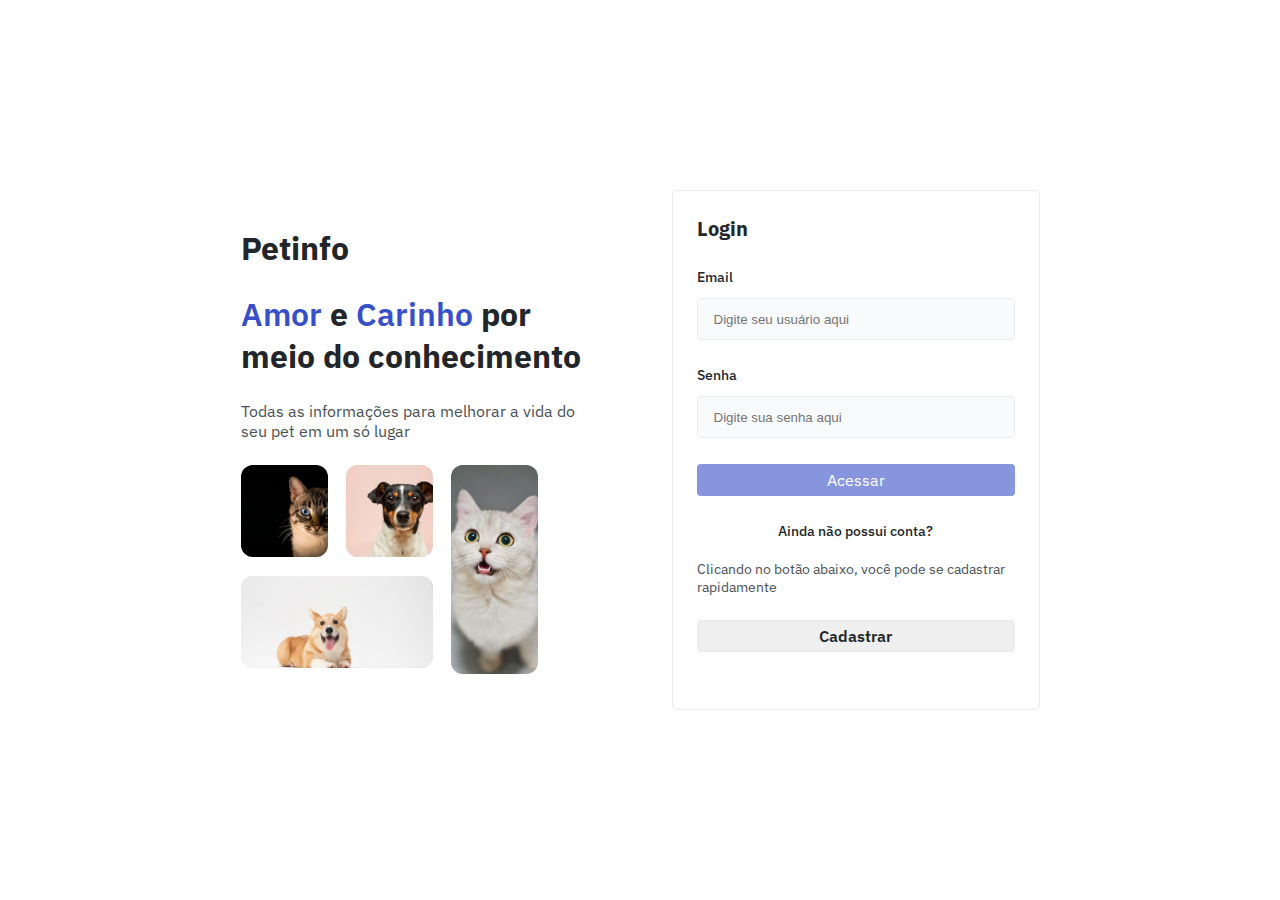
<file: index.html>
<!DOCTYPE html>
<html lang="pt-br">
<head>
    <meta charset="UTF-8">
    <meta http-equiv="X-UA-Compatible" content="IE=edge">
    <meta name="viewport" content="width=device-width, initial-scale=1.0">
    
   <link rel="stylesheet" href="./styles/globalStyles.css">
   <link rel="stylesheet" href="./styles/login.css">
   <link rel="stylesheet" href="./styles/loginAndInputs.css">
   <link rel="stylesheet" href="./styles/buttons.css">
   
    <title>Petinfo - Login</title>
</head>
<body>
    <main>
        <section class="information-pets-login" id="information-page">
            <h1>Petinfo</h1>
            <h2 class="legenda"><span class="title-span">Amor</span> e <span class="title-span">Carinho</span> por meio do conhecimento</h2>
            <span class="sub-legenda">Todas as informações para melhorar a vida do seu pet em um só lugar</span>
            <img class="login-img" src="./assets/img/img-login.svg" alt="pets">
        </section>

        <section class="section-login" id="login">
            <h2>Login</h2>

            <form id="form-login">
                <div class="div-input-user">
                    <label for="usuario">Email</label>
                    <input type="email" name="usuario" id="email" required placeholder="Digite seu usuário aqui">
                </div>
    
                <div class="div-input-user">
                    <label for="senha">Senha</label>
                    <input type="password" name="password" id="password" required placeholder="Digite sua senha aqui">
                    <span class="message-error hidden" id="password-error">Email ou senha incorretos</span>
                </div>
    
                <div class="div-btn-acess">
                    <button id="btn-direct-home" class="btn-acess opacity" type="submit">Acessar</button>
                </div>
            </form>

            <div class="information-page-register">
                <p>Ainda não possui conta?</p>
                <span>Clicando no botão abaixo, você pode se cadastrar rapidamente</span>

                <button class="btn-register"><a class="replace-register" href="./pages/register/register.html">Cadastrar</a></button>
            </div>
        </section>
    </main>
    <script type="module" src="./scripts/login.js"></script>
</body>
</html>

<link rel="stylesheet" href="./index.html">
</file>
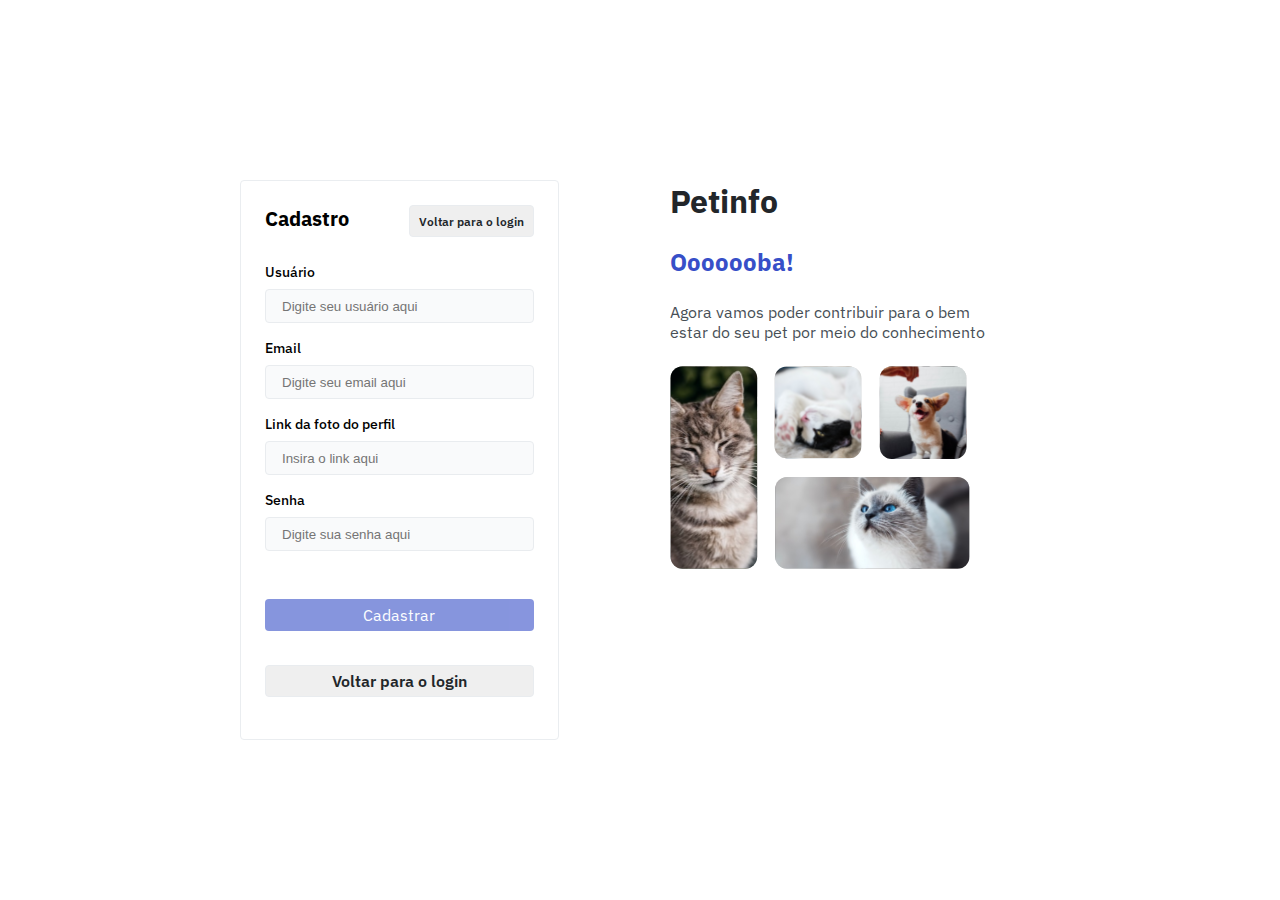
<file: pages/register/register.html>
<!DOCTYPE html>
<html lang="en">
<head>
    <meta charset="UTF-8">
    <meta http-equiv="X-UA-Compatible" content="IE=edge">
    <meta name="viewport" content="width=device-width, initial-scale=1.0">
   
    <link rel="stylesheet" href="../../styles/globalStyles.css">
    <link rel="stylesheet" href="../../styles/buttons.css">
    <link rel="stylesheet" href="../register/styleRegister/register.css">
    <link rel="stylesheet" href="../register/styleRegister/layoutRegister.css">
    <link rel="stylesheet" href="../register/styleRegister/toastRegister.css">
   
    <title>Document</title>
</head>
<body>
    <main>
        <section class="register-section" id="section-form">
            <div class="div-user-register">
                <h2>Cadastro</h2>
                <button class="btn-return-login"><a class="btn-ancor-register" href="../../../index.html">Voltar para o login</a></button>
            </div>
            
            <form id="form-register">
                <div class="div-input-register">
                    <label for="usuario">Usuário</label>
                    <input type="text" name="usuario" id="username" required placeholder="Digite seu usuário aqui">
                </div>
    
                <div class="div-input-register">
                    <label for="email">Email</label>
                    <input type="email" name="email" id="email" required placeholder="Digite seu email aqui">
                </div>
    
                <div class="div-input-register">
                    <label for="img-profile">Link da foto do perfil</label>
                    <input type="text" name="img-link-profile" id="avatar" required placeholder="Insira o link aqui">
                </div>
    
                <div class="div-input-register">
                    <label for="password">Senha</label>
                    <input type="password" name="password" id="password" required placeholder="Digite sua senha aqui">
                    <span id="registered-user" class="hide">Usuario já cadastrado!</span>
                </div>
    
                <div class="div-btns-register">
                    <button class="btn-acess opacity" id="register-datas">Cadastrar</button>
                    <button class="btn-register"><a class="replace-register" href="../../../index.html">Voltar para o login</a></button>
                </div>
            </form>
        </section>

        <section class="layout-register" id="description-register">
            <h1>Petinfo</h1>
            <h2><span class="title-span-register">Ooooooba!</span></h2>
            <span class="description-span-register">Agora vamos poder contribuir para o bem estar do seu pet por meio do conhecimento</span>
            <img class="register-img-pets" src="../../assets/img/img-register.svg" alt="pets">
        </section>
    </main>
    <script type="module" src="../../scripts/register.js"></script>



</body>
</html>
</file>
<file: styles/globalStyles.css>
@import url('https://fonts.googleapis.com/css2?family=IBM+Plex+Sans:ital,wght@0,100;0,200;0,300;0,400;0,500;0,600;0,700;1,100;1,200;1,300;1,400;1,500;1,600;1,700&display=swap');

* {
  margin: 0;
  padding: 0;
  box-sizing: border-box;
}

:root {
  --brand100: hsl(230, 57%, 50%);
  --brand200: hsl(230, 68%, 54%);
  --gray100: hsl(210, 11%, 15%);
  --gray200: hsl(210, 10%, 23%);
  --gray300: hsl(210, 9%, 31%);
  --gray400: hsl(210, 7%, 56%);
  --gray500: hsl(210, 11%, 71%);
  --gray600: hsl(210, 16%, 93%);
  --gray700: hsl(210, 17%, 95%);
  --gray800: hsl(210, 17%, 98%);
  --gray900: hsl(200, 100%, 99%);
  --alert100: hsl(349, 57%, 50%);
  --alert200: hsl(349, 69%, 55%);
  --sucess100: hsl(162, 88%, 26%);
  --color-grey-1-opacity-5: rgba(0, 0, 0, 0.5);


  --font-title-1: 2rem;
  --font-title-2: 1.5rem;
  --font-title-3: 1.25rem;

  --font-text-1: 1rem;
  --font-text-2: 0.85rem;
  --font-text-3: 0.75rem;

  --font-weight-1: 600;
  --font-weight-2: 500;
  --font-weight-3: 400;

  --line-height-1:150%;

  --radius-1 : 0.5rem;
  --radius-2: 0.25rem;

}

body {
  animation: smoothShow 800ms;;
}
@keyframes smoothShow {
  0% {
    opacity: 0;
  }
  100% {
    opacity: 1;
  }
}
</file>
<file: styles/login.css>
body {
    width: 100vw;
    height: 100vh;
    display: flex;
    justify-content: center;
    font-family: 'IBM Plex Sans';
}
main {
    display: flex;
    justify-content: center;
    align-items: center;
}
.information-pets-login {
    display: flex;
    flex-direction: column;
    justify-content: center;
    margin-right: 2.5rem;
    gap: 1.5rem;
    padding-right: 2rem;
    width: 24.438rem;
    height: 29.563rem;
    color: var(--gray100);

}
.legenda {
    font-size: var(--font-title-1);
}
.title-span {
    font-size: var(--font-title-1);
    font-weight: var(--font-weight-1);
    color: var(--brand100);
}
.sub-legenda{
    font-size: var(--font-text-1);
    color: var(--gray300);
}
.login-img {
    width: 18.563rem;
    height: 13.063rem;
}
</file>
<file: styles/loginAndInputs.css>
.hidden {
    display: none;
}
.section-login  {
    display: flex;
    flex-direction: column;
    width: 23rem;
    height: 32.5rem;
    padding: 24px 24px;
    border: 1px solid var(--gray600);
    border-radius: var(--radius-2);
    color: var(--gray100);
}
.section-login h2 {
    font-size: var(--font-title-3);
    margin-bottom: 1.625rem;
}
.div-input-user{
    display: flex;
    flex-direction: column;
    gap: 0.75rem;
    margin-bottom: 1.625rem;
}
label {
    font-size: var(--font-text-2);
    font-weight: var(--font-weight-2);
}
input {
    width: 100%;
    height: 2.625rem;
    border-radius: var(--radius-2);
    border: 1px solid #E9ECEF;
    background-color: var(--gray800);
    color: var(--gray100);
    outline: none;
    padding: 1rem;
}
input:focus {
    border: 1px solid var(--gray100);
}
.input-password-error {
    border: 1px solid var(--alert100);
}
.message-error{
    font-size: var(--font-text-2);
    color: var(--alert100);
}
.information-page-register{
    display: flex;
    flex-direction: column;
    align-items: center;
    font-size: var(--font-text-2);
}
.information-page-register p {
    margin-bottom: 1.25rem;
    font-weight: var(--font-weight-2);
}
.information-page-register span {
    margin-bottom: 1.5rem;
    color: var(--gray300);
    font-weight: var(--font-weight-3);
}
</file>
<file: styles/buttons.css>
.btn-acess{
    display: flex;
    justify-content: center;
    align-items: center;
    width: 100%;
    height: 2rem;
    background-color: var(--brand100);
    border-radius: var(--radius-2);
    border: none;
    font-family: "IBM Plex Sans";
    font-size: var(--font-text-1);
    color: var(--gray900);
    cursor: pointer;
    margin-bottom: 1.625rem;
}

.btn-acess:hover{
    background-color: var(--brand200);
}

.btn-register {
    display: flex;
    justify-content: center;
    align-items: center;
    width: 100%;
    height: 2rem;
    border: none;
    border-radius: var(--radius-2);
    border: 1px solid #E9ECEF;
    cursor: pointer;
}

.replace-register {
    text-decoration: none;
    color: var(--gray100);
    font-weight: var(--font-weight-1);
    font-size: var(--font-text-1);
    font-family: "IBM Plex Sans";
}

.btn-register:hover a {
    color: var(--gray400);
}

.btn-return-login {
    width: 7.813rem;
    height: 2rem;
    display: flex;
    align-items: center;
    justify-content: center;
    border-radius: var(--radius-2);
    border: none;
    border: 1px solid #E9ECEF;
    cursor: pointer;
}

.btn-ancor-register {
    text-decoration: none;
    color: var(--gray100);
    font-weight: var(--font-weight-1);
    font-size: var(--font-text-3);
    font-family: "IBM Plex Sans";
}

.btn-ancor-register:hover  {
    color: var(--gray400);
}

.opacity {
    opacity: 60%;
}

.img-spinner {
    animation: loading 1.5s infinite;
}

@keyframes loading {
    0% {
      transform: rotate(0deg);
    }
    100% {
      transform: rotate(360deg);
    }
}
</file>
<file: pages/register/styleRegister/register.css>
body {
    width: 100vw;
    height: 100vh;
    display: flex;
    justify-content: center;
    align-items: center;
    font-family: "IBM Plex Sans";
}

main {
    display: flex;
    justify-content: center;
    align-items: center;
    width: 800px;
    margin: 0 auto;
    gap: 6.938rem;
    margin-top: 80px;
    margin-bottom: 60px;
}

.register-section {
    width: 23rem;
    height: 35rem;
    padding: 24px 24px;
    display: flex;
    flex-direction: column;
    gap: 1.625rem;
    border: 1px solid var(--gray600);
    border-radius: var(--radius-2);
}

.register-section h2 {
    font-size: var(--font-title-3);
}

.div-user-register {
    display: flex;
    justify-content: space-between;
}

.div-input-register {
    display: flex;
    flex-direction: column;
    gap: 0.5rem;
}

form {
    display: flex;
    flex-direction: column;
    gap: 1rem;
}

label {
    font-size: var(--font-text-2);
    font-weight: var(--font-weight-2);
}

input {
    width: 100%;
    height: 1.625rem;
    border-radius: var(--radius-2);
    background-color: var(--gray800);
    color: var(--gray100);
    outline: none;
    padding: 1rem;
    border: 1px solid #E9ECEF;;
}

input:focus {
    border: 1px solid var(--gray100);
}

.div-btns-register {
    margin-top: 2rem;
    display: flex;
    flex-direction: column;
    gap: 0.5rem;
}

.layout-register {
    width: 20rem;
    height: 25.938rem;
}

.message-user-error {
    font-size: var(--font-text-2);
    color: var(--alert100);
}

.hide {
    display: none;
}
</file>
<file: pages/register/styleRegister/layoutRegister.css>
.layout-register {
    display: flex;
    flex-direction: column;
    align-self: flex-start;
    margin-right: 2.5rem;
    gap: 1.5rem;
    width: 24.438rem;
    height: 25.563rem;
    color: var(--gray100);
}

.layout-register h1 {
    font-size: var(--font-title-1);
}

.title-span-register {
    color: var(--brand100);
}

.description-span-register {
    font-size: var(--font-text-1);
    color: var(--gray300);
}

.register-img-pets {
    width: 18.75rem;
    height: 12.688rem;
}
</file>
<file: pages/register/styleRegister/toastRegister.css>
.container-toast {
    position: absolute;
    display: flex;
    flex-direction: column;
    gap: 0.75rem;
    right: 3.5rem;
    top: 29.813rem;
    width: 23.438rem;
    height: 7.625rem;
    padding: 4px 16px;
    background-color: var(--grey900);
    box-shadow: rgb(0 0 0 / 10%) 0px 4px 30px -12px;
    border-radius: var(--radius-2);
    animation: toastIt 4000ms ease-in forwards;
}

@keyframes toastIt {
    0%   {right: -500px; bottom: 20px}
    50%  {right: 30px; bottom: 20px}
    100% {right: 30px; bottom: 20px}
}


.container-toast p {
    font-size: var(--font-text-2);
    color: var(--grey200);
    line-height: 150%;
}

.container-toast a {
    color: var(--brand100);
}

.title-toast {
    display: flex;
    align-items: center;
    gap: 0.85rem;
}

.title-toast img {
    width: 24px;
    height: 24px;
}

.title-toast h2 {
    font-size: var(--font-text-1);
    color: var(--sucess100);
}
</file>
